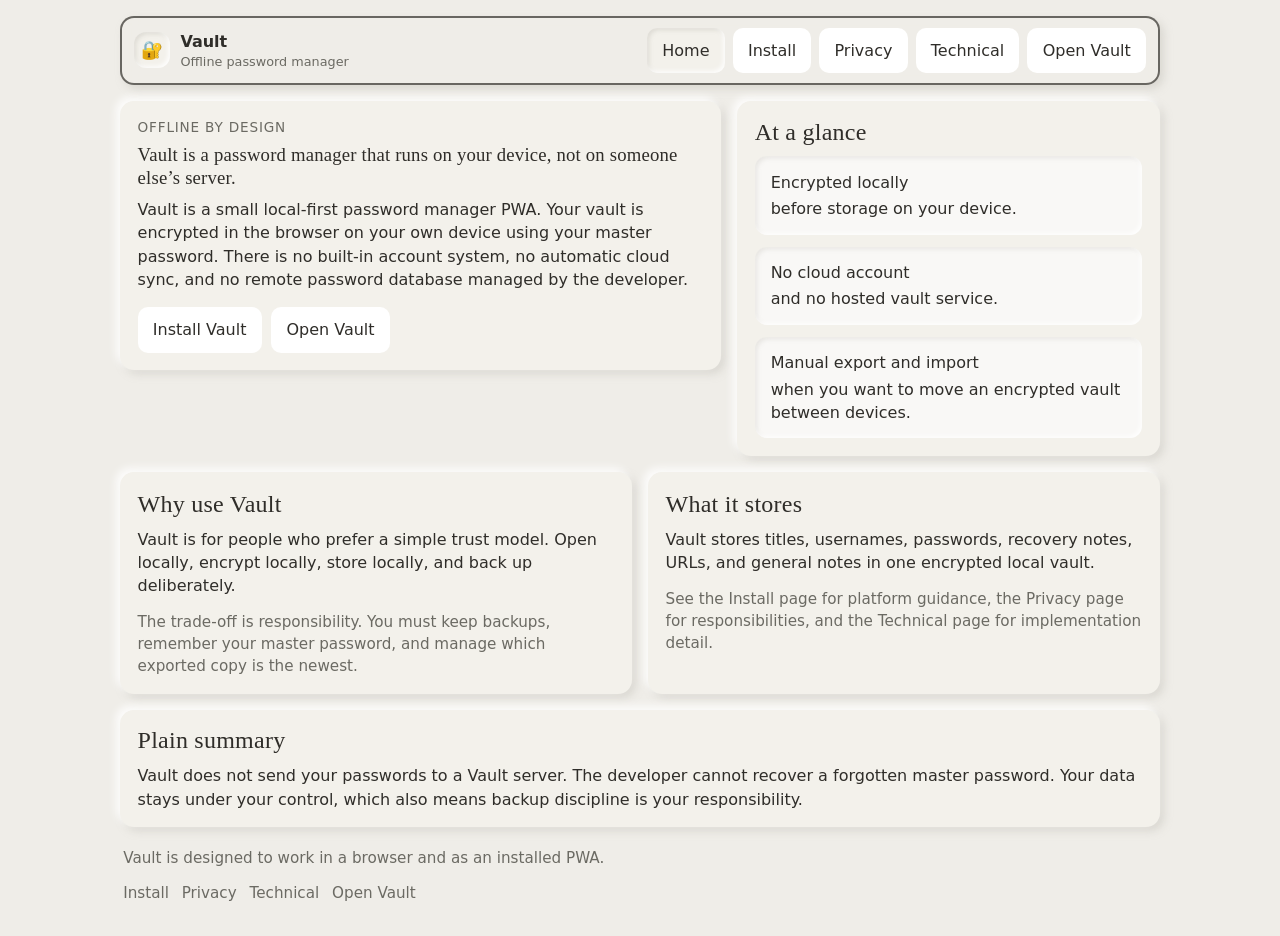
<file: index.html>
<!DOCTYPE html>
<html lang="en">

<head>
  <meta charset="UTF-8" />
  <meta name="viewport" content="width=device-width, initial-scale=1.0" />
  <title>Vault | Offline Password Manager PWA</title>
  <meta name="description"
    content="Vault is an offline password manager PWA that encrypts passwords locally in your browser. No accounts, no cloud sync, no remote storage." />
  <meta name="keywords"
    content="Vault, password manager, offline password manager, local-first password manager, browser password vault, PWA password manager, encrypted password vault" />
  <meta name="robots" content="index, follow" />
  <meta name="theme-color" content="#efede8" />
  <link rel="canonical" href="https://www.simlibro.com/vault/" />

  <meta property="og:title" content="Vault | Offline Password Manager PWA" />
  <meta property="og:description"
    content="An offline password manager that encrypts and stores your vault locally in the browser. No accounts, no cloud sync, no remote server." />
  <meta property="og:type" content="website" />
  <meta property="og:url" content="https://www.simlibro.com/vault/" />

  <link rel="stylesheet" href="css/app.css" />

  <script>
    const isStandalone =
      window.matchMedia("(display-mode: standalone)").matches ||
      window.navigator.standalone === true;

    if (isStandalone) {
      window.location.replace("./app.html");
    }
  </script>

  <script type="application/ld+json">
    {
      "@context": "https://schema.org",
      "@type": "SoftwareApplication",
      "name": "Vault",
      "applicationCategory": "SecurityApplication",
      "operatingSystem": "Web Browser",
      "description": "Vault is an offline password manager PWA that encrypts and stores passwords locally on the user's device.",
      "url": "https://www.simlibro.com/vault/",
      "author": {
        "@type": "Person",
        "name": "Campbell Ellis"
      }
    }
  </script>
</head>

<body>
  <!-- Google tag (gtag.js) -->
  <script async src="https://www.googletagmanager.com/gtag/js?id=G-QZ0XSR4FYV"></script>
  <script>
    window.dataLayer = window.dataLayer || [];
    function gtag() { dataLayer.push(arguments); }
    gtag('js', new Date());

    gtag('config', 'G-QZ0XSR4FYV');
  </script>
  <div class="site-shell">
    <header class="site-header">
      <a class="site-brand" href="index.html">
        <div class="site-brand-mark" aria-hidden="true">🔐</div>
        <div class="site-brand-text">
          Vault
          <small>Offline password manager</small>
        </div>
      </a>

      <nav class="site-nav" aria-label="Primary">
        <a class="site-link current" href="index.html">Home</a>
        <a class="site-link" href="install.html">Install</a>
        <a class="site-link" href="privacy.html">Privacy</a>
        <a class="site-link" href="architecture.html">Technical</a>
        <a class="site-link" href="app.html">Open Vault</a>
      </nav>
    </header>

    <main class="site-main">
      <section class="site-hero">
        <article class="site-panel">
          <div class="site-eyebrow">Offline by design</div>
          <h1>Vault is a password manager that runs on your device, not on someone else’s server.</h1>
          <p>
            Vault is a small local-first password manager PWA. Your vault is encrypted in the browser on your own device
            using your master password. There is no built-in account system, no automatic cloud sync, and no remote
            password database managed by the developer.
          </p>

          <div class="site-actions">
            <a class="site-button" href="install.html">Install Vault</a>
            <a class="site-button" href="app.html">Open Vault</a>
          </div>
        </article>

        <aside class="site-panel">
          <h2>At a glance</h2>
          <ul class="site-list">
            <li><strong>Encrypted locally</strong> before storage on your device.</li>
            <li><strong>No cloud account</strong> and no hosted vault service.</li>
            <li><strong>Manual export and import</strong> when you want to move an encrypted vault between devices.</li>
          </ul>
        </aside>
      </section>

      <section class="site-split">
        <article class="site-panel">
          <h2>Why use Vault</h2>
          <p>
            Vault is for people who prefer a simple trust model. Open locally, encrypt locally, store locally, and back
            up deliberately.
          </p>
          <p class="note">
            The trade-off is responsibility. You must keep backups, remember your master password, and manage which
            exported copy is the newest.
          </p>
        </article>

        <article class="site-panel">
          <h2>What it stores</h2>
          <p>
            Vault stores titles, usernames, passwords, recovery notes, URLs, and general notes in one encrypted local
            vault.
          </p>
          <p class="note">
            See the Install page for platform guidance, the Privacy page for responsibilities, and the Technical page
            for implementation detail.
          </p>
        </article>
      </section>

      <section class="site-callout">
        <h2>Plain summary</h2>
        <p>
          Vault does not send your passwords to a Vault server. The developer cannot recover a forgotten master
          password.
          Your data stays under your control, which also means backup discipline is your responsibility.
        </p>
      </section>
    </main>

    <footer class="site-footer">
      <p>Vault is designed to work in a browser and as an installed PWA.</p>
      <div class="site-footer-links">
        <a href="install.html">Install</a>
        <a href="privacy.html">Privacy</a>
        <a href="architecture.html">Technical</a>
        <a href="app.html">Open Vault</a>
      </div>
    </footer>
  </div>
</body>

</html>
</file>
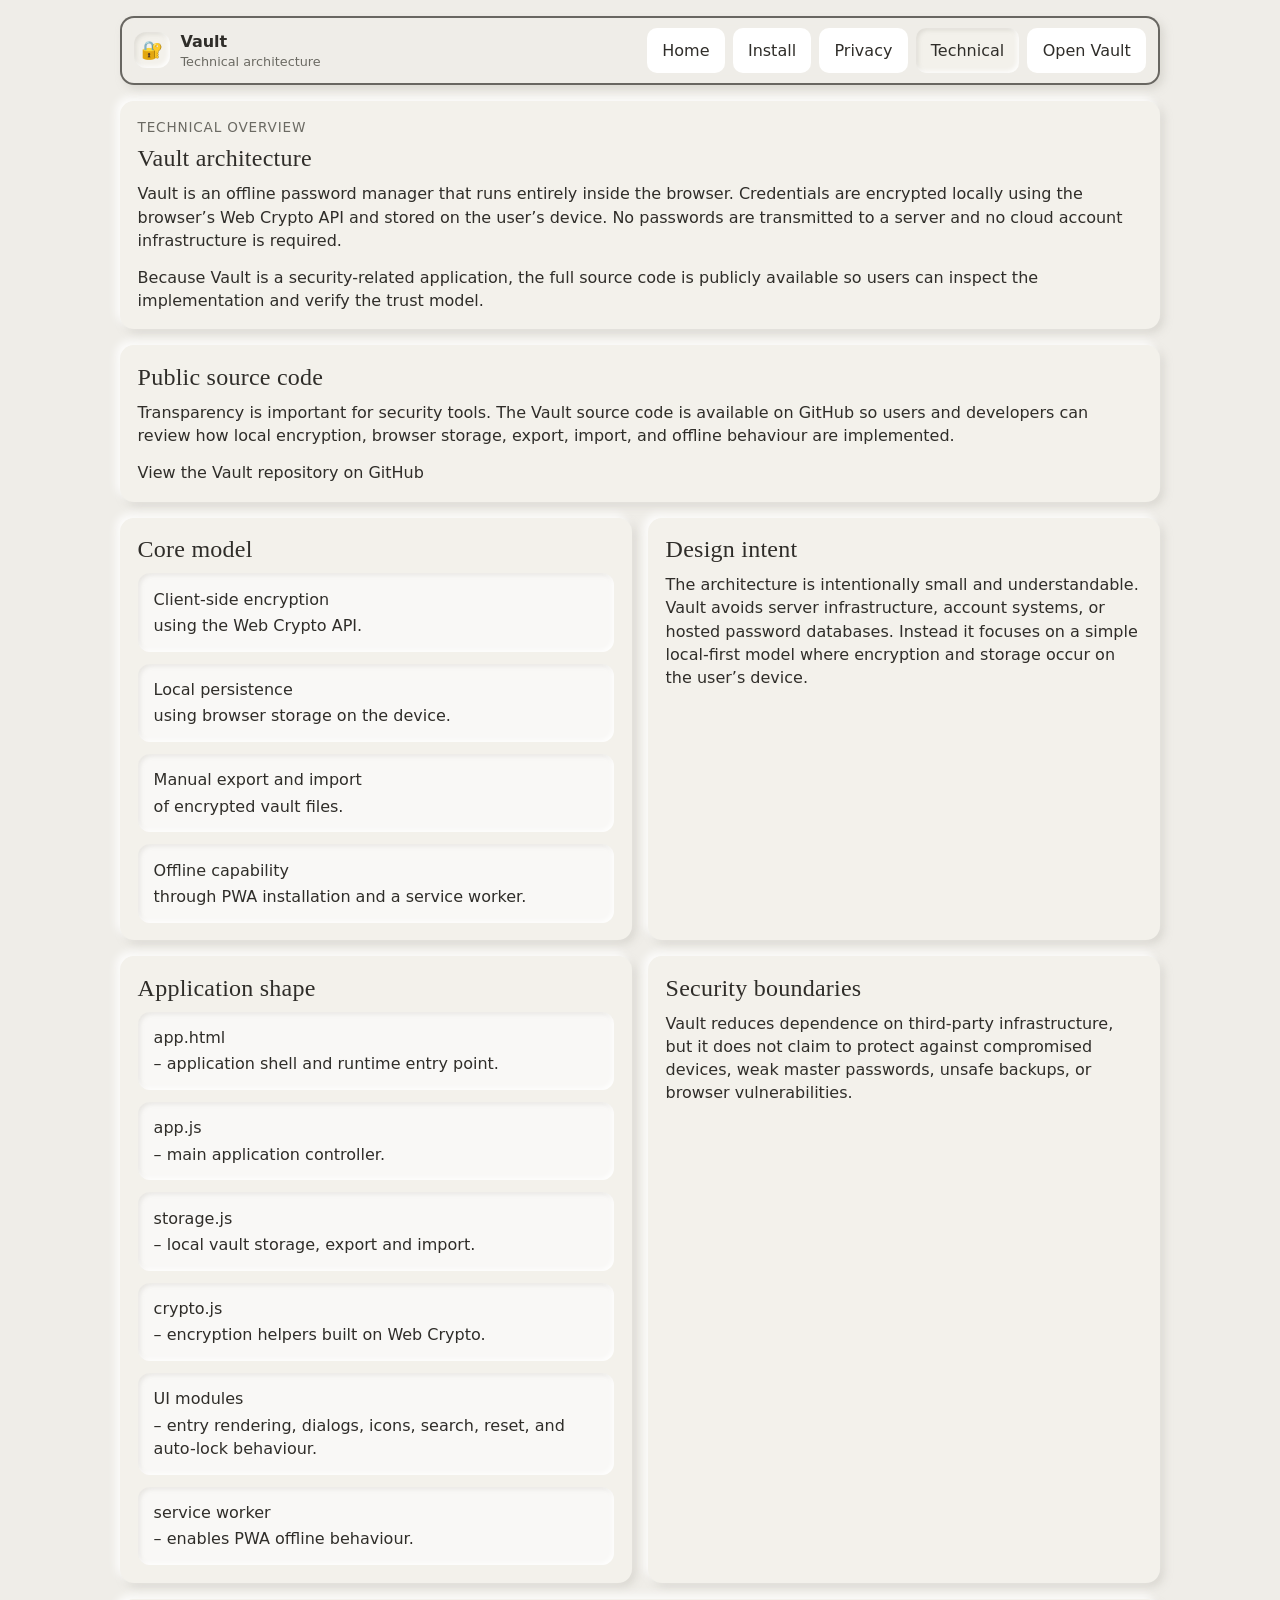
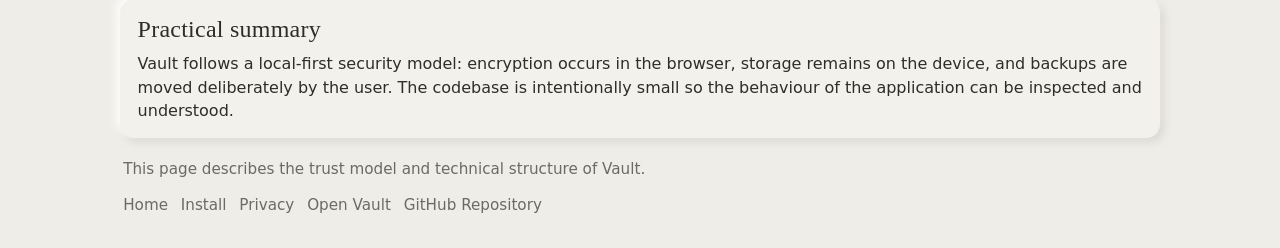
<file: architecture.html>
<!DOCTYPE html>
<html lang="en">
<head>
  <meta charset="UTF-8" />
  <meta name="viewport" content="width=device-width, initial-scale=1.0" />
  <title>Vault | Technical Architecture</title>

  <meta
    name="description"
    content="Technical architecture of Vault, an offline password manager PWA with local encryption, browser storage, service worker support, and public source code on GitHub."
  />

  <meta
    name="keywords"
    content="Vault architecture, offline password manager, PWA password manager, browser encryption, Web Crypto API password manager, local-first password manager"
  />

  <meta name="robots" content="index, follow" />
  <meta name="theme-color" content="#efede8" />

  <link rel="canonical" href="https://www.simlibro.com/vault/architecture.html" />

  <meta property="og:title" content="Vault | Technical Architecture" />
  <meta
    property="og:description"
    content="Technical notes for Vault, an offline password manager PWA with local encryption, browser storage, and public source code."
  />
  <meta property="og:type" content="article" />
  <meta property="og:url" content="https://www.simlibro.com/vault/architecture.html" />

  <link rel="stylesheet" href="css/app.css" />

  <!-- Structured data -->
  <script type="application/ld+json">
  {
    "@context": "https://schema.org",
    "@type": "TechArticle",
    "headline": "Vault Technical Architecture",
    "description": "Technical architecture of Vault, an offline password manager PWA using local encryption and browser storage.",
    "url": "https://www.simlibro.com/vault/architecture.html",
    "author": {
      "@type": "Person",
      "name": "Campbell Ellis"
    },
    "publisher": {
      "@type": "Person",
      "name": "Campbell Ellis"
    },
    "sameAs": [
      "https://github.com/Simlibro/Vault"
    ]
  }
  </script>

</head>

<body>

<div class="site-shell">

<header class="site-header">
  <a class="site-brand" href="index.html">
    <div class="site-brand-mark" aria-hidden="true">🔐</div>
    <div class="site-brand-text">
      Vault
      <small>Technical architecture</small>
    </div>
  </a>

  <nav class="site-nav" aria-label="Primary">
    <a class="site-link" href="index.html">Home</a>
    <a class="site-link" href="install.html">Install</a>
    <a class="site-link" href="privacy.html">Privacy</a>
    <a class="site-link current" href="architecture.html">Technical</a>
    <a class="site-link" href="app.html">Open Vault</a>
  </nav>
</header>

<main class="site-main">

<section class="site-panel">
  <div class="site-eyebrow">Technical overview</div>
  <h1>Vault architecture</h1>

  <p>
    Vault is an offline password manager that runs entirely inside the browser.
    Credentials are encrypted locally using the browser’s Web Crypto API and stored on the user’s device.
    No passwords are transmitted to a server and no cloud account infrastructure is required.
  </p>

  <p>
    Because Vault is a security-related application, the full source code is publicly available so users
    can inspect the implementation and verify the trust model.
  </p>
</section>


<section class="site-panel">
  <h2>Public source code</h2>

  <p>
    Transparency is important for security tools. The Vault source code is available on GitHub so users
    and developers can review how local encryption, browser storage, export, import, and offline behaviour
    are implemented.
  </p>

  <p>
    <a href="https://github.com/Simlibro/Vault" rel="noopener noreferrer">
      View the Vault repository on GitHub
    </a>
  </p>
</section>


<section class="site-split">

<article class="site-panel">
  <h2>Core model</h2>

  <ul class="site-list">
    <li><strong>Client-side encryption</strong> using the Web Crypto API.</li>
    <li><strong>Local persistence</strong> using browser storage on the device.</li>
    <li><strong>Manual export and import</strong> of encrypted vault files.</li>
    <li><strong>Offline capability</strong> through PWA installation and a service worker.</li>
  </ul>

</article>


<article class="site-panel">

  <h2>Design intent</h2>

  <p>
    The architecture is intentionally small and understandable. Vault avoids server infrastructure,
    account systems, or hosted password databases. Instead it focuses on a simple local-first model
    where encryption and storage occur on the user’s device.
  </p>

</article>

</section>


<section class="site-split">

<article class="site-panel">

  <h2>Application shape</h2>

  <ul class="site-list">
    <li><strong>app.html</strong> – application shell and runtime entry point.</li>
    <li><strong>app.js</strong> – main application controller.</li>
    <li><strong>storage.js</strong> – local vault storage, export and import.</li>
    <li><strong>crypto.js</strong> – encryption helpers built on Web Crypto.</li>
    <li><strong>UI modules</strong> – entry rendering, dialogs, icons, search, reset, and auto-lock behaviour.</li>
    <li><strong>service worker</strong> – enables PWA offline behaviour.</li>
  </ul>

</article>


<article class="site-panel">

  <h2>Security boundaries</h2>

  <p>
    Vault reduces dependence on third-party infrastructure, but it does not claim to protect against
    compromised devices, weak master passwords, unsafe backups, or browser vulnerabilities.
  </p>

</article>

</section>


<section class="site-callout">

<h2>Practical summary</h2>

<p>
Vault follows a local-first security model: encryption occurs in the browser, storage remains on the device,
and backups are moved deliberately by the user. The codebase is intentionally small so the behaviour of the
application can be inspected and understood.
</p>

</section>

</main>


<footer class="site-footer">

<p>
This page describes the trust model and technical structure of Vault.
</p>

<div class="site-footer-links">
<a href="index.html">Home</a>
<a href="install.html">Install</a>
<a href="privacy.html">Privacy</a>
<a href="app.html">Open Vault</a>
<a href="https://github.com/Simlibro/Vault" rel="noopener noreferrer">GitHub Repository</a>
</div>

</footer>

</div>

</body>
</html>
</file>
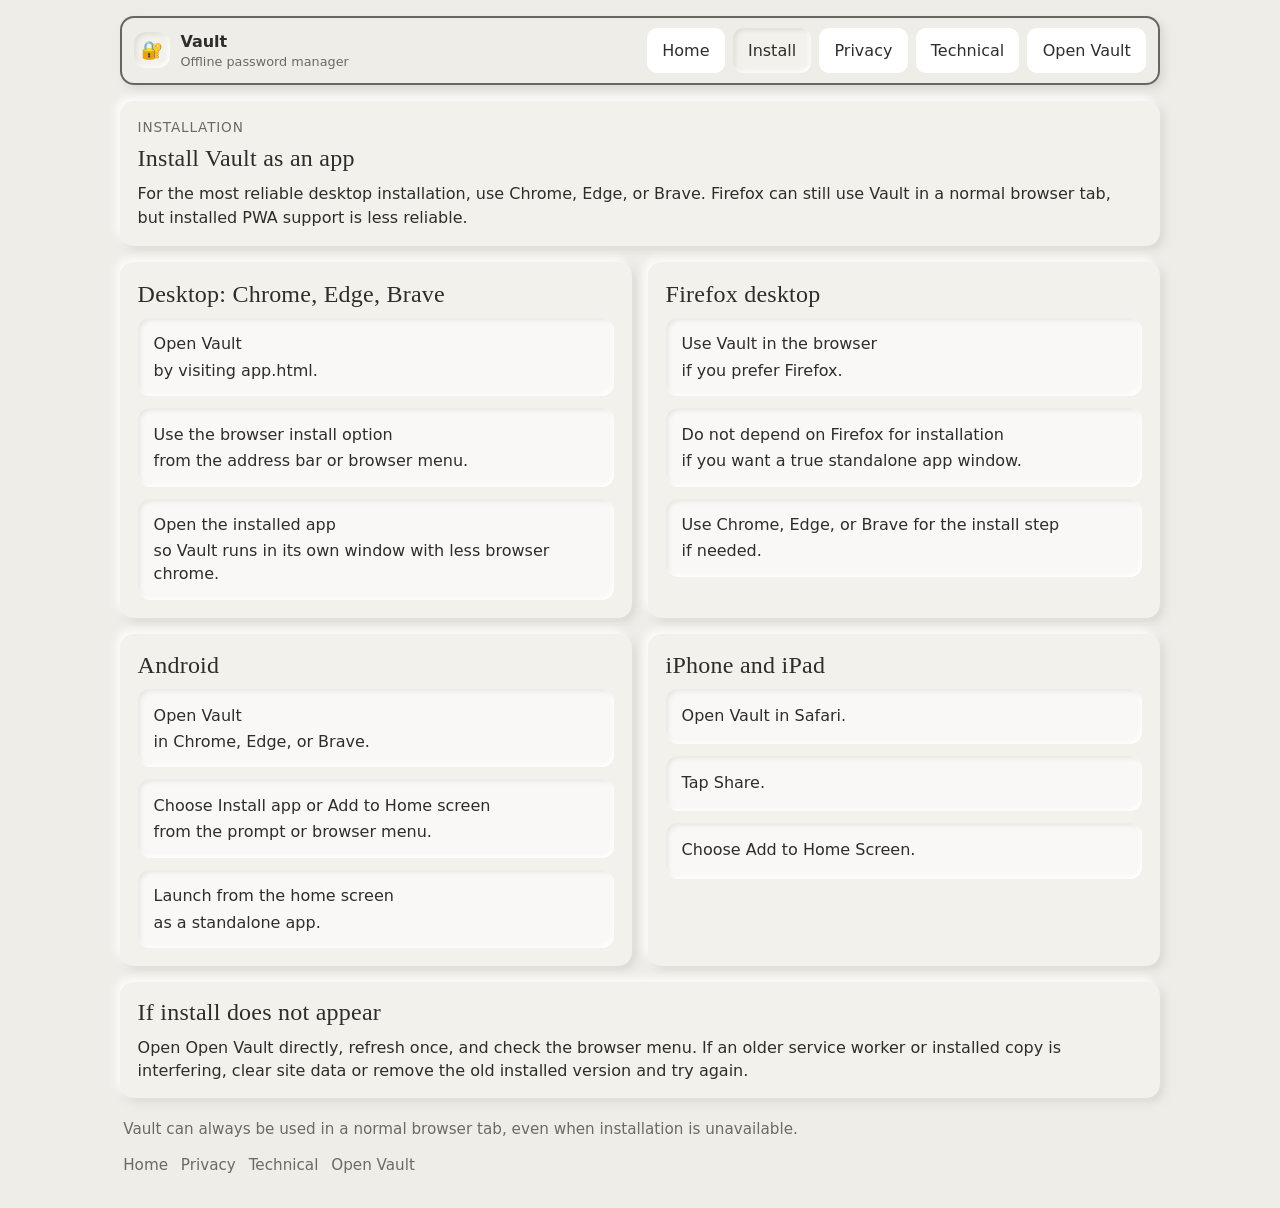
<file: install.html>
<!DOCTYPE html>
<html lang="en">
<head>
  <meta charset="UTF-8" />
  <meta name="viewport" content="width=device-width, initial-scale=1.0" />
  <title>Vault | Install</title>
  <meta
    name="description"
    content="Install Vault as a Progressive Web App on desktop or mobile. Learn the best browsers for installation and how to open Vault as a standalone app."
  />
  <meta
    name="keywords"
    content="Vault install, install password manager PWA, offline password manager install, Vault PWA install"
  />
  <meta name="robots" content="index, follow" />
  <meta name="theme-color" content="#efede8" />
  <link rel="canonical" href="https://www.simlibro.com/vault/install.html" />

  <meta property="og:title" content="Vault | Install" />
  <meta
    property="og:description"
    content="Install Vault on desktop or mobile as a standalone password manager PWA."
  />
  <meta property="og:type" content="website" />
  <meta property="og:url" content="https://www.simlibro.com/vault/install.html" />

  <link rel="stylesheet" href="css/app.css" />
</head>
<body>
    <!-- Google tag (gtag.js) -->
  <script async src="https://www.googletagmanager.com/gtag/js?id=G-QZ0XSR4FYV"></script>
  <script>
    window.dataLayer = window.dataLayer || [];
    function gtag() { dataLayer.push(arguments); }
    gtag('js', new Date());

    gtag('config', 'G-QZ0XSR4FYV');
  </script>
  <div class="site-shell">
    <header class="site-header">
      <a class="site-brand" href="index.html">
        <div class="site-brand-mark" aria-hidden="true">🔐</div>
        <div class="site-brand-text">
          Vault
          <small>Offline password manager</small>
        </div>
      </a>

      <nav class="site-nav" aria-label="Primary">
        <a class="site-link" href="index.html">Home</a>
        <a class="site-link current" href="install.html">Install</a>
        <a class="site-link" href="privacy.html">Privacy</a>
        <a class="site-link" href="architecture.html">Technical</a>
        <a class="site-link" href="app.html">Open Vault</a>
      </nav>
    </header>

    <main class="site-main">
      <section class="site-panel">
        <div class="site-eyebrow">Installation</div>
        <h1>Install Vault as an app</h1>
        <p>
          For the most reliable desktop installation, use <strong>Chrome</strong>, <strong>Edge</strong>, or
          <strong>Brave</strong>. Firefox can still use Vault in a normal browser tab, but installed PWA support is less reliable.
        </p>
      </section>

      <section class="site-split">
        <article class="site-panel">
          <h2>Desktop: Chrome, Edge, Brave</h2>
          <ol class="site-steps">
            <li><strong>Open Vault</strong> by visiting <a href="app.html">app.html</a>.</li>
            <li><strong>Use the browser install option</strong> from the address bar or browser menu.</li>
            <li><strong>Open the installed app</strong> so Vault runs in its own window with less browser chrome.</li>
          </ol>
        </article>

        <article class="site-panel">
          <h2>Firefox desktop</h2>
          <ol class="site-steps">
            <li><strong>Use Vault in the browser</strong> if you prefer Firefox.</li>
            <li><strong>Do not depend on Firefox for installation</strong> if you want a true standalone app window.</li>
            <li><strong>Use Chrome, Edge, or Brave for the install step</strong> if needed.</li>
          </ol>
        </article>
      </section>

      <section class="site-split">
        <article class="site-panel">
          <h2>Android</h2>
          <ol class="site-steps">
            <li><strong>Open Vault</strong> in Chrome, Edge, or Brave.</li>
            <li><strong>Choose Install app or Add to Home screen</strong> from the prompt or browser menu.</li>
            <li><strong>Launch from the home screen</strong> as a standalone app.</li>
          </ol>
        </article>

        <article class="site-panel">
          <h2>iPhone and iPad</h2>
          <ol class="site-steps">
            <li><strong>Open Vault in Safari.</strong></li>
            <li><strong>Tap Share.</strong></li>
            <li><strong>Choose Add to Home Screen.</strong></li>
          </ol>
        </article>
      </section>

      <section class="site-callout">
        <h2>If install does not appear</h2>
        <p>
          Open <a href="app.html">Open Vault</a> directly, refresh once, and check the browser menu. If an older service
          worker or installed copy is interfering, clear site data or remove the old installed version and try again.
        </p>
      </section>
    </main>

    <footer class="site-footer">
      <p>Vault can always be used in a normal browser tab, even when installation is unavailable.</p>
      <div class="site-footer-links">
        <a href="index.html">Home</a>
        <a href="privacy.html">Privacy</a>
        <a href="architecture.html">Technical</a>
        <a href="app.html">Open Vault</a>
      </div>
    </footer>
  </div>
</body>
</html>
</file>
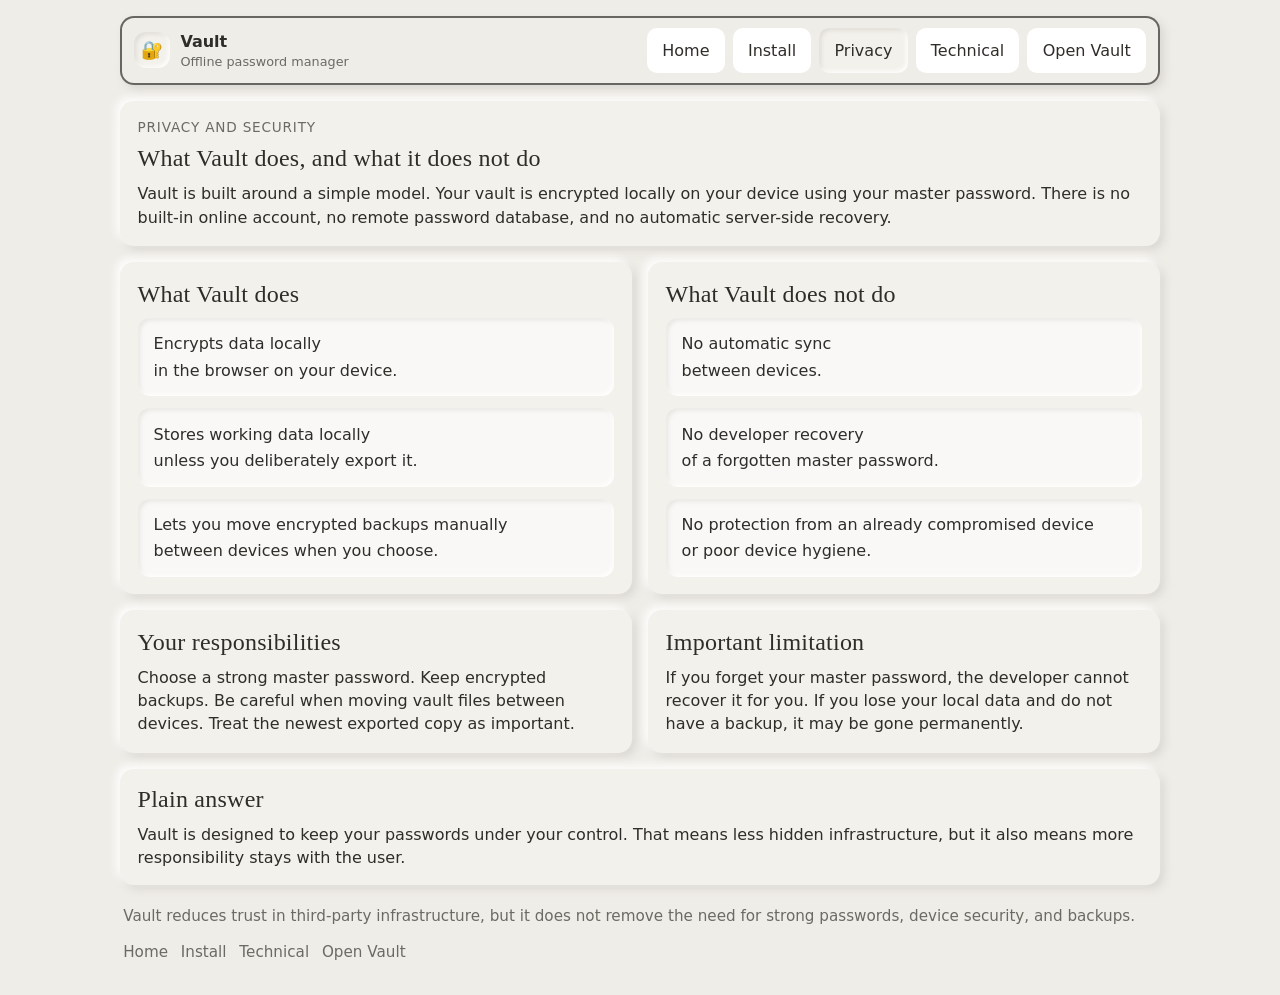
<file: privacy.html>
<!DOCTYPE html>
<html lang="en">
<head>
  <meta charset="UTF-8" />
  <meta name="viewport" content="width=device-width, initial-scale=1.0" />
  <title>Vault | Privacy and Security</title>
  <meta
    name="description"
    content="Learn how Vault handles privacy and security. Data is encrypted locally, stored on your device, and cannot be recovered by the developer if you lose your master password."
  />
  <meta
    name="keywords"
    content="Vault privacy, Vault security, offline password manager privacy, local password vault security"
  />
  <meta name="robots" content="index, follow" />
  <meta name="theme-color" content="#efede8" />
  <link rel="canonical" href="https://www.simlibro.com/vault/privacy.html" />

  <meta property="og:title" content="Vault | Privacy and Security" />
  <meta
    property="og:description"
    content="Vault encrypts data locally on your device. No cloud account, no remote vault storage, and no developer recovery of forgotten passwords."
  />
  <meta property="og:type" content="website" />
  <meta property="og:url" content="https://www.simlibro.com/vault/privacy.html" />

  <link rel="stylesheet" href="css/app.css" />
</head>
<body>
    <!-- Google tag (gtag.js) -->
  <script async src="https://www.googletagmanager.com/gtag/js?id=G-QZ0XSR4FYV"></script>
  <script>
    window.dataLayer = window.dataLayer || [];
    function gtag() { dataLayer.push(arguments); }
    gtag('js', new Date());

    gtag('config', 'G-QZ0XSR4FYV');
  </script>
  <div class="site-shell">
    <header class="site-header">
      <a class="site-brand" href="index.html">
        <div class="site-brand-mark" aria-hidden="true">🔐</div>
        <div class="site-brand-text">
          Vault
          <small>Offline password manager</small>
        </div>
      </a>

      <nav class="site-nav" aria-label="Primary">
        <a class="site-link" href="index.html">Home</a>
        <a class="site-link" href="install.html">Install</a>
        <a class="site-link current" href="privacy.html">Privacy</a>
        <a class="site-link" href="architecture.html">Technical</a>
        <a class="site-link" href="app.html">Open Vault</a>
      </nav>
    </header>

    <main class="site-main">
      <section class="site-panel">
        <div class="site-eyebrow">Privacy and security</div>
        <h1>What Vault does, and what it does not do</h1>
        <p>
          Vault is built around a simple model. Your vault is encrypted locally on your device using your master password.
          There is no built-in online account, no remote password database, and no automatic server-side recovery.
        </p>
      </section>

      <section class="site-split">
        <article class="site-panel">
          <h2>What Vault does</h2>
          <ul class="site-list">
            <li><strong>Encrypts data locally</strong> in the browser on your device.</li>
            <li><strong>Stores working data locally</strong> unless you deliberately export it.</li>
            <li><strong>Lets you move encrypted backups manually</strong> between devices when you choose.</li>
          </ul>
        </article>

        <article class="site-panel">
          <h2>What Vault does not do</h2>
          <ul class="site-list">
            <li><strong>No automatic sync</strong> between devices.</li>
            <li><strong>No developer recovery</strong> of a forgotten master password.</li>
            <li><strong>No protection from an already compromised device</strong> or poor device hygiene.</li>
          </ul>
        </article>
      </section>

      <section class="site-split">
        <article class="site-panel">
          <h2>Your responsibilities</h2>
          <p>
            Choose a strong master password. Keep encrypted backups. Be careful when moving vault files between devices.
            Treat the newest exported copy as important.
          </p>
        </article>

        <article class="site-panel">
          <h2>Important limitation</h2>
          <p>
            If you forget your master password, the developer cannot recover it for you. If you lose your local data and
            do not have a backup, it may be gone permanently.
          </p>
        </article>
      </section>

      <section class="site-callout">
        <h2>Plain answer</h2>
        <p>
          Vault is designed to keep your passwords under your control. That means less hidden infrastructure, but it also
          means more responsibility stays with the user.
        </p>
      </section>
    </main>

    <footer class="site-footer">
      <p>Vault reduces trust in third-party infrastructure, but it does not remove the need for strong passwords, device security, and backups.</p>
      <div class="site-footer-links">
        <a href="index.html">Home</a>
        <a href="install.html">Install</a>
        <a href="architecture.html">Technical</a>
        <a href="app.html">Open Vault</a>
      </div>
    </footer>
  </div>
</body>
</html>
</file>
<file: css/app.css>
:root {
    --bg: #efede8;
    --panel: #f3f1eb;
    --field: #ffffff;
    --text: #2f2d29;
    --muted: #6b6a63;
    --light: rgba(255, 255, 255, .88);
    --dark: rgba(180, 176, 168, .34);
    --radius: 14px;
    --gap: 1rem;
    --icon-size: 2rem;
    --max-width: 1040px;
    --border: 2px solid rgba(47, 45, 41, .7);

    --font-body: system-ui, -apple-system, BlinkMacSystemFont, "Segoe UI", Roboto, Ubuntu, "Helvetica Neue", Arial, sans-serif;
    --font-heading: Georgia, Cambria, "Times New Roman", Times, serif;
}

* {
    box-sizing: border-box;
}

html {
    color-scheme: light;
}

body {
    margin: 0;
    padding: 1rem;
    font: 16px/1.45 var(--font-body);
    background: var(--bg);
    color: var(--text);
}

a {
    color: inherit;
    text-decoration: none;
}

button,
input,
textarea {
    font: inherit;
    color: inherit;
    border: 0;
    outline: 0;
    background: none;
}

[hidden] {
    display: none !important;
}

strong {
    font-weight: 520;
}

/* ---------- shared site shell ---------- */

.site-shell {
    max-width: var(--max-width);
    margin: 0 auto;
    display: grid;
    gap: var(--gap);
}

.site-header,
.site-panel,
.site-callout,
.unlock,
.entry {
    background: var(--panel);
    border-radius: var(--radius);
    box-shadow:
        -4px -4px 8px var(--light),
        4px 4px 8px var(--dark);
}

.site-header {
    position: sticky;
    top: .75rem;
    z-index: 40;
    display: flex;
    align-items: center;
    gap: 1rem;
    padding: .6rem .75rem;
    border: var(--border);
    background: rgba(239, 237, 232, .92);
    backdrop-filter: blur(10px);
    -webkit-backdrop-filter: blur(10px);
    box-shadow: 4px 4px 8px var(--dark);
}

.site-brand {
    display: flex;
    align-items: center;
    gap: .65rem;
    min-width: 0;
    font-weight: 700;
}

.site-brand-mark {
    width: 2.25rem;
    height: 2.25rem;
    display: grid;
    place-items: center;
    border-radius: 12px;
    background: var(--panel);
    box-shadow:
        inset -2px -2px 4px var(--light),
        inset 2px 2px 4px var(--dark);
    font-size: 1.1rem;
}

.site-brand-text small {
    display: block;
    color: var(--muted);
    font-weight: 500;
    font-size: .8rem;
}

.site-nav {
    margin-left: auto;
    display: flex;
    flex-wrap: wrap;
    justify-content: flex-end;
    gap: .5rem;
}

.site-link,
.site-button,
button:not(.icon-button) {
    padding: .7rem .95rem;
    border-radius: 10px;
    background: #fff;
    cursor: pointer;
    transition: transform .15s ease, box-shadow .15s ease;
}

.site-link:hover,
.site-button:hover,
button:not(.icon-button):hover,
.icon-button:hover {
    transform: translateY(-1px);
}

.site-link:active,
.site-button:active,
button:not(.icon-button):active,
.icon-button:active {
    transform: translateY(0);
}

.site-link.current {
    box-shadow:
        inset -2px -2px 4px var(--light),
        inset 2px 2px 4px var(--dark);
    background: var(--panel);
}

.site-main {
    display: grid;
    gap: var(--gap);
}

.site-grid {
    display: grid;
    grid-template-columns: repeat(12, minmax(0, 1fr));
    gap: var(--gap);
}

.site-panel {
    padding: 1.1rem;
}

.site-panel h1,
.site-panel h2,
.site-panel h3,
.site-callout h2,
.site-callout h3 {
    margin: 0 0 .6rem;
    line-height: 1.18;
    letter-spacing: .01em;
    font-family: var(--font-heading);
}

.site-panel h1 {
    font-weight: 520;
}

.site-panel h2,
.site-callout h2 {
    font-weight: 500;
}

.site-panel h3,
.site-callout h3 {
    font-weight: 480;
}

.site-panel p,
.site-callout p,
.site-footer p {
    margin: 0 0 .85rem;
}

.site-panel p:last-child,
.site-callout p:last-child,
.site-footer p:last-child {
    margin-bottom: 0;
}

.site-hero {
    display: grid;
    grid-template-columns: minmax(0, 1.35fr) minmax(280px, .95fr);
    gap: var(--gap);
    align-items: start;
}

.site-eyebrow {
    margin-bottom: .4rem;
    color: var(--muted);
    font-size: .85rem;
    letter-spacing: .06em;
    text-transform: uppercase;
}

.site-actions {
    display: flex;
    flex-wrap: wrap;
    gap: .6rem;
    margin-top: 1rem;
}

.site-list,
.site-steps {
    display: grid;
    gap: .75rem;
    margin: 0;
    padding: 0;
    list-style: none;
}

.site-list li,
.site-steps li {
    padding: .9rem 1rem;
    border-radius: 12px;
    background: rgba(255, 255, 255, .55);
    box-shadow:
        inset -2px -2px 4px var(--light),
        inset 2px 2px 4px rgba(180, 176, 168, .25);
}

.site-list strong,
.site-steps strong {
    display: block;
    margin-bottom: .2rem;
}

.site-callout {
    padding: 1rem 1.1rem;
}

.site-split {
    display: grid;
    grid-template-columns: repeat(2, minmax(0, 1fr));
    gap: var(--gap);
}

.site-footer {
    padding: .25rem .2rem 1rem;
    color: var(--muted);
    font-size: .95rem;
}

.site-footer-links {
    display: flex;
    flex-wrap: wrap;
    gap: .8rem;
    margin-top: .5rem;
}

.muted {
    color: var(--muted);
}

.note {
    font-size: .95rem;
    color: var(--muted);
}

/* ---------- app ---------- */

.app {
    max-width: 700px;
    margin: 0 auto;
    display: grid;
    gap: var(--gap);
}

.unlock,
.vault,
.entries,
.editor {
    display: grid;
    gap: .75rem;
}

.unlock,
.entry {
    padding: 1rem;
}

.entries {
    gap: .7rem;
}

.vault {
    padding-top: .15rem;
}

.topbar-actions,
.topbar-group,
.entry-tools,
.field-tools,
.unlock-actions,
.field-head,
.entry header,
.entry-summary {
    display: flex;
    align-items: center;
}

.topbar-actions {
    position: sticky;
    top: .75rem;
    z-index: 20;
    gap: .75rem;
    padding: .35rem;
    border-radius: 12px;
    background: rgba(239, 237, 232, .9);
    border: var(--border);
    box-shadow: 4px 4px 8px var(--dark);
    backdrop-filter: blur(10px);
    -webkit-backdrop-filter: blur(10px);
}

.topbar-group {
    gap: 0.25rem;
    margin-right: 2rem;
    margin-left: 0.25rem;
}

.topbar-group-right {
    margin-left: auto;
    margin-right: .25rem;
    padding-left: .5rem;
}

:is(#export-button, #import-button, #reset-password-button) {
    opacity: .85;
}

:is(#export-button, #import-button, #reset-password-button):hover {
    opacity: 1;
}

.entry {
    overflow: hidden;
}

.entry header {
    justify-content: space-between;
    gap: .75rem;
    min-width: 0;
    cursor: pointer;
}

.entry-main,
.entry-title,
.entry-meta {
    min-width: 0;
}

.entry-main,
.entry-meta {
    flex: 1 1 auto;
}

.entry-summary {
    gap: .55rem;
    min-width: 0;
    white-space: nowrap;
    overflow: hidden;
}

.entry-title {
    flex: 0 1 auto;
    font-size: .98rem;
    font-weight: 500;
    overflow: hidden;
    text-overflow: ellipsis;
}

.entry-meta {
    color: var(--muted);
    font-size: .9rem;
    overflow: hidden;
    text-overflow: ellipsis;
}

.entry-tools {
    flex: 0 0 auto;
    gap: .45rem;
}

.editor {
    margin-top: .85rem;
    animation: accordion .2s ease;
}

.field,
.optional-field {
    display: grid;
}

.field {
    gap: .35rem;
}

.optional-field {
    gap: .45rem;
    margin-top: .2rem;
}

.editor span,
.unlock span,
summary {
    color: var(--muted);
}

.field-head {
    justify-content: space-between;
    gap: .5rem;
}

.field-tools {
    justify-content: flex-end;
    gap: .35rem;
}

.field-inline-tools {
    display: flex;
    justify-content: flex-end;
    margin-bottom: .35rem;
}

input,
textarea {
    width: 100%;
    padding: .7rem .8rem;
    background: var(--field);
    border-radius: 10px;
}

textarea {
    min-height: 100px;
    resize: vertical;
}

.optional-field summary {
    font-size: .9rem;
    cursor: pointer;
}

.optional-field summary:hover {
    color: var(--text);
}

.optional-field summary::-webkit-details-marker {
    display: none;
}

.optional-input-wrap {
    gap: 0;
}

.optional-input-wrap :is(textarea, input) {
    margin-top: 0;
}

.icon-button {
    width: var(--icon-size);
    height: var(--icon-size);
    display: flex;
    align-items: center;
    justify-content: center;
    padding: 0;
    border-radius: 10px;
    cursor: pointer;
    background: var(--panel);
    box-shadow:
        inset -2px -2px 4px var(--light),
        inset 2px 2px 4px var(--dark);
    transition: transform .15s ease, opacity .15s ease;
}

.icon-button svg {
    width: 1rem;
    height: 1rem;
    stroke: #1f1f1d;
    fill: none;
    stroke-width: 1.9;
    stroke-linecap: round;
    stroke-linejoin: round;
    pointer-events: none;
}

.browser-chrome {
    max-width: 700px;
    margin: 0 auto 1rem;
}

.browser-chrome .site-header {
    position: static;
    top: auto;
}

@keyframes accordion {
    from {
        opacity: 0;
        transform: translateY(-4px);
    }

    to {
        opacity: 1;
        transform: translateY(0);
    }
}

@media (max-width: 840px) {
    .site-hero,
    .site-split {
        grid-template-columns: 1fr;
    }

    .site-grid {
        grid-template-columns: 1fr;
    }

    .site-header {
        align-items: flex-start;
        flex-direction: column;
    }

    .site-nav {
        width: 100%;
        margin-left: 0;
        justify-content: flex-start;
    }
}

@media (max-width: 640px) {
    body {
        padding: .75rem;
    }

    .site-panel,
    .unlock,
    .entry {
        padding: .95rem;
    }

    .topbar-actions {
        gap: .35rem;
        padding: .3rem;
    }
}

.file-field {
    display: grid;
    gap: .6rem;
    padding: .75rem;
    border-radius: 12px;
    background: rgba(255, 255, 255, .45);
    box-shadow:
        inset -2px -2px 4px var(--light),
        inset 2px 2px 4px rgba(180, 176, 168, .22);
}

.file-meta {
    display: flex;
    align-items: center;
    gap: .55rem;
    min-width: 0;
}

.file-icon {
    width: 1.1rem;
    height: 1.1rem;
    flex: 0 0 auto;
}

.file-name {
    min-width: 0;
    overflow: hidden;
    text-overflow: ellipsis;
    white-space: nowrap;
}

.file-actions {
    display: flex;
    flex-wrap: wrap;
    gap: .45rem;
}

.attach-file-button {
    width: fit-content;
}

.file-drop-hint {
    font-size: .9rem;
    color: var(--muted);
}

.file-drop-active {
    outline: 2px dashed var(--text);
    outline-offset: 4px;
    border-radius: 10px;
    background: rgba(255, 255, 255, .75);
}
</file>
